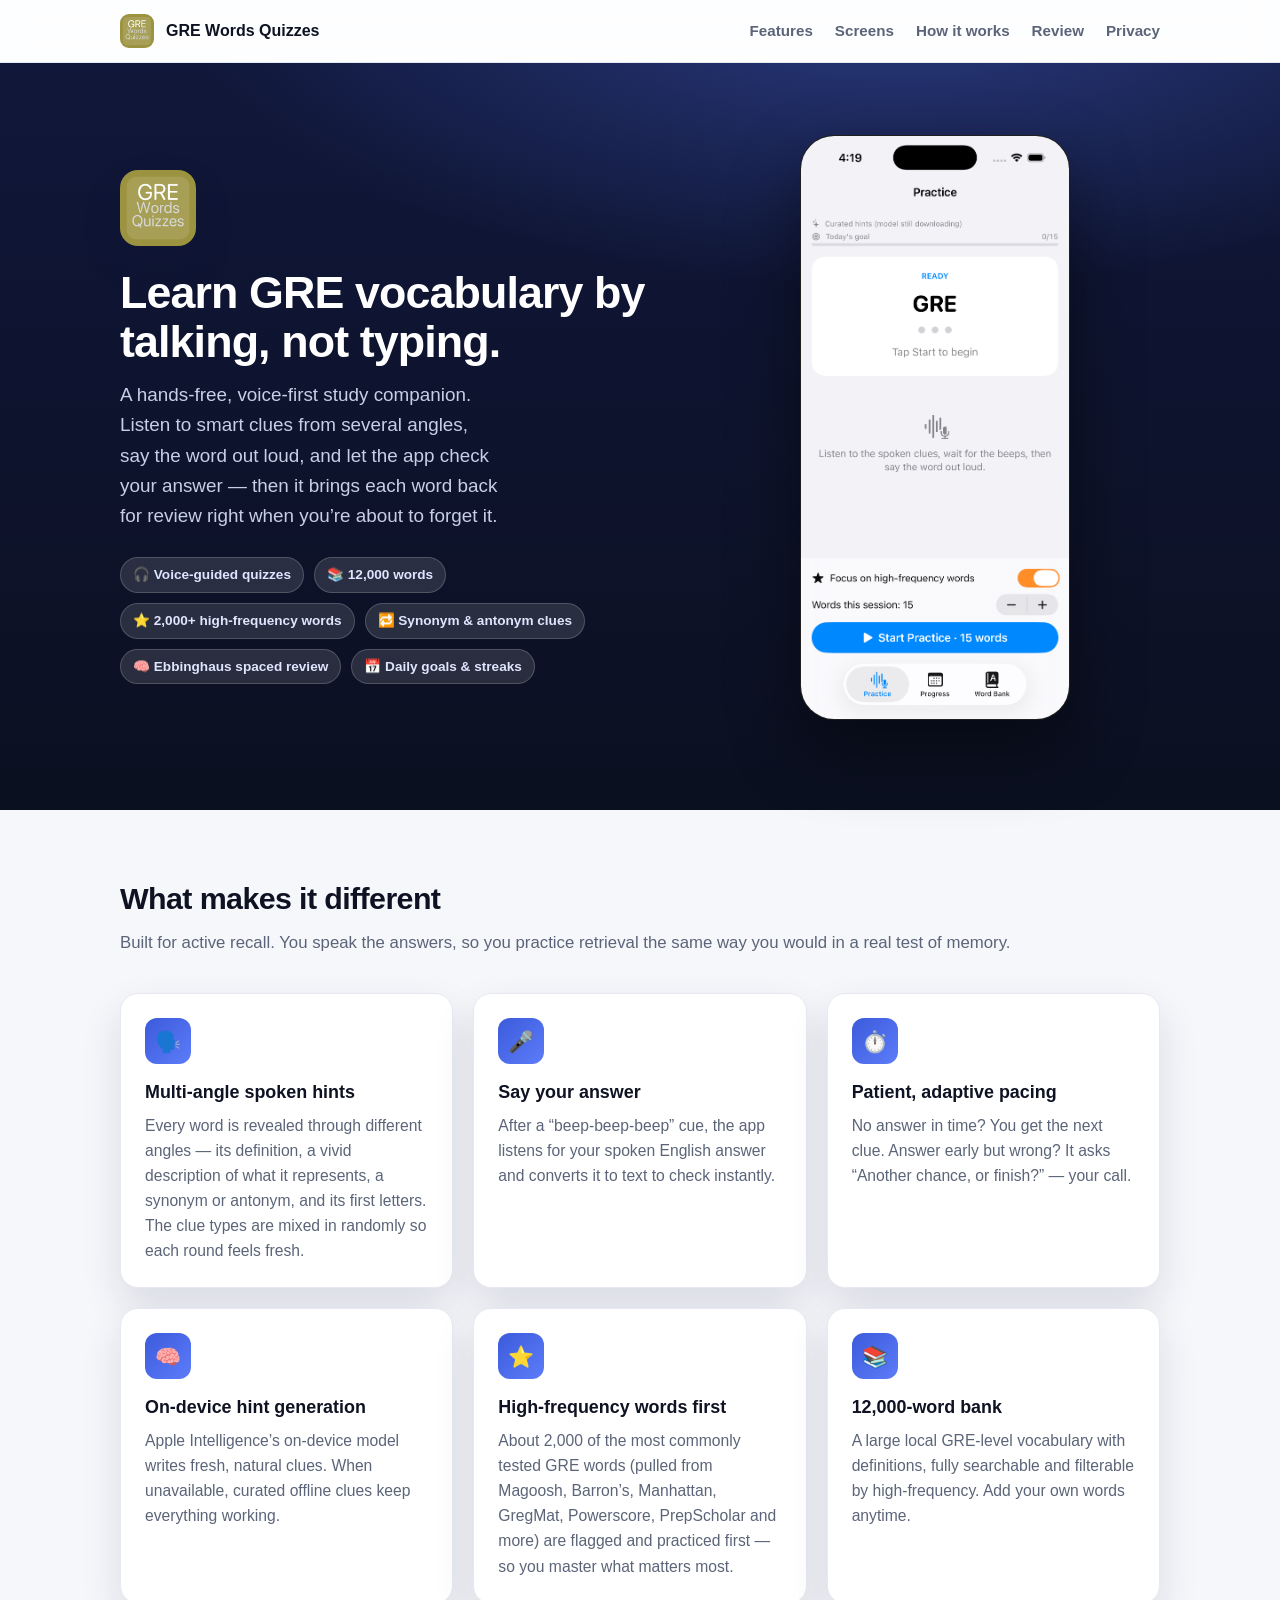
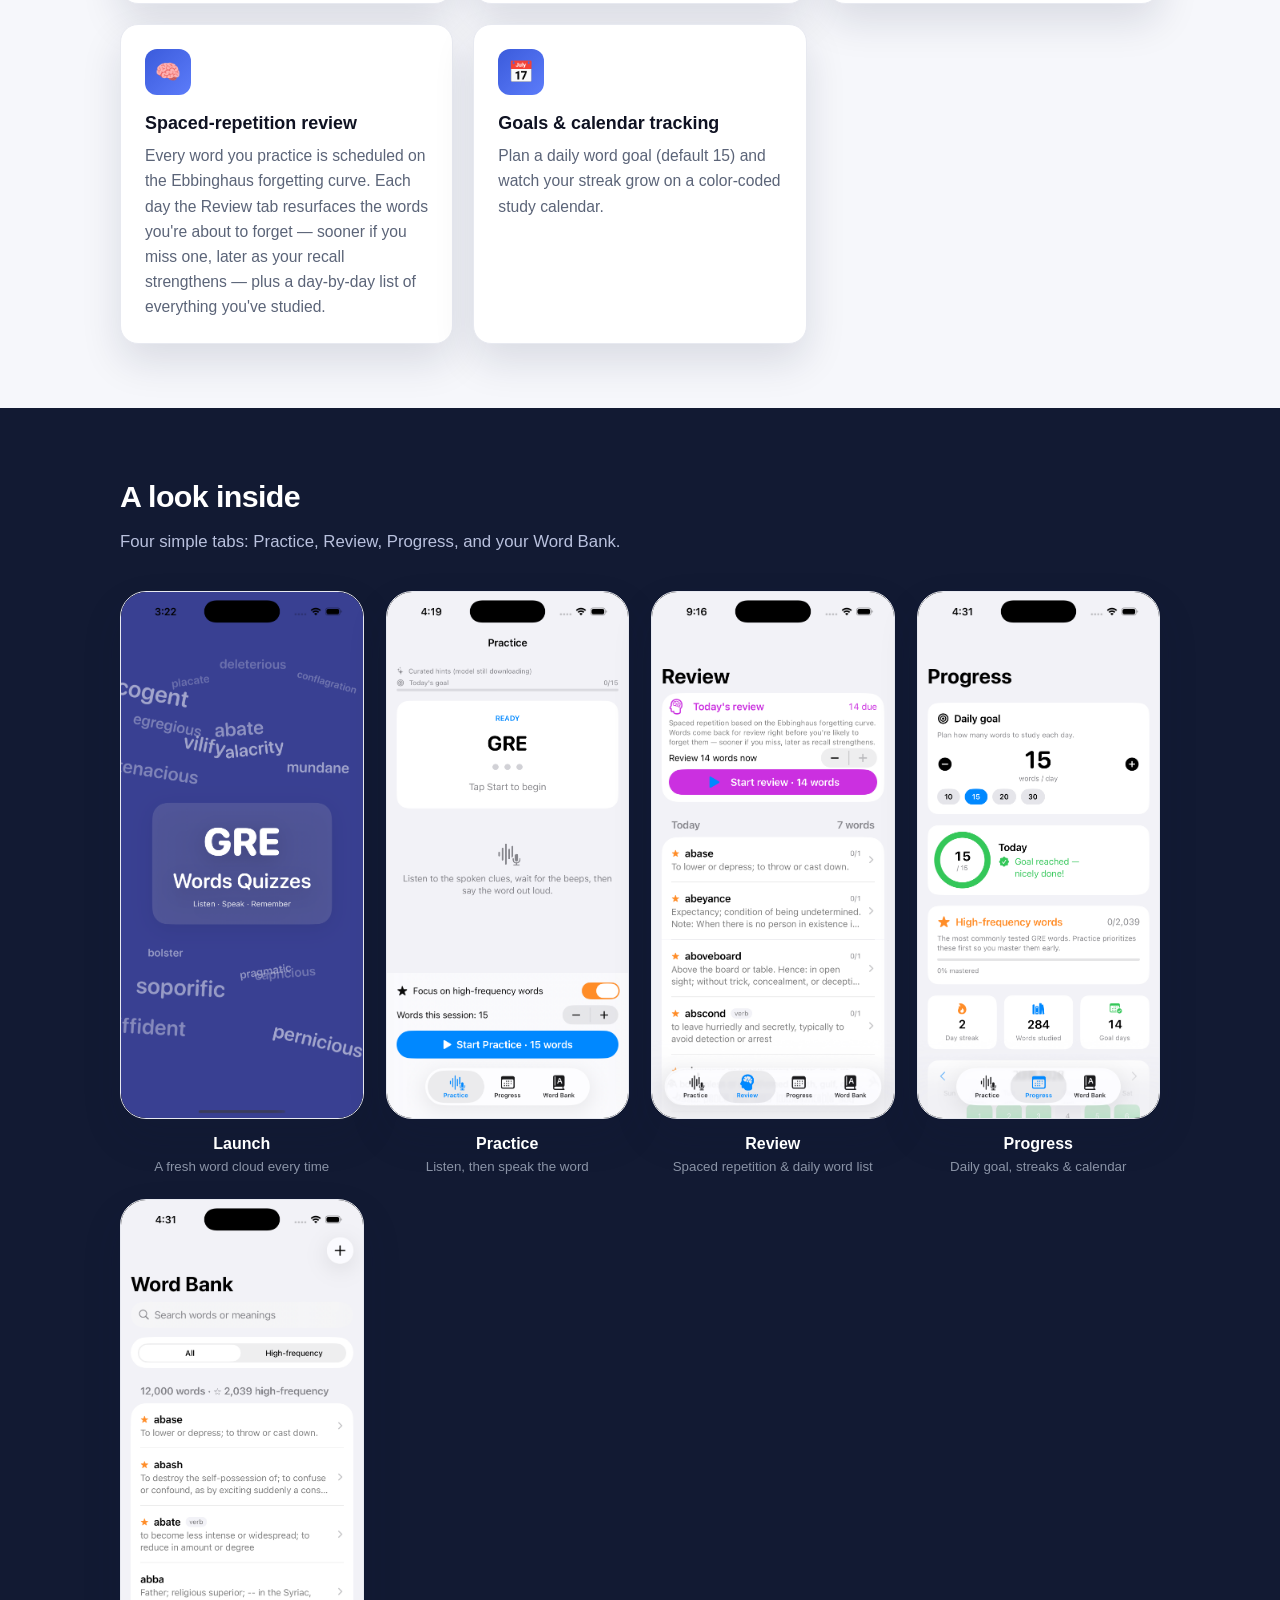
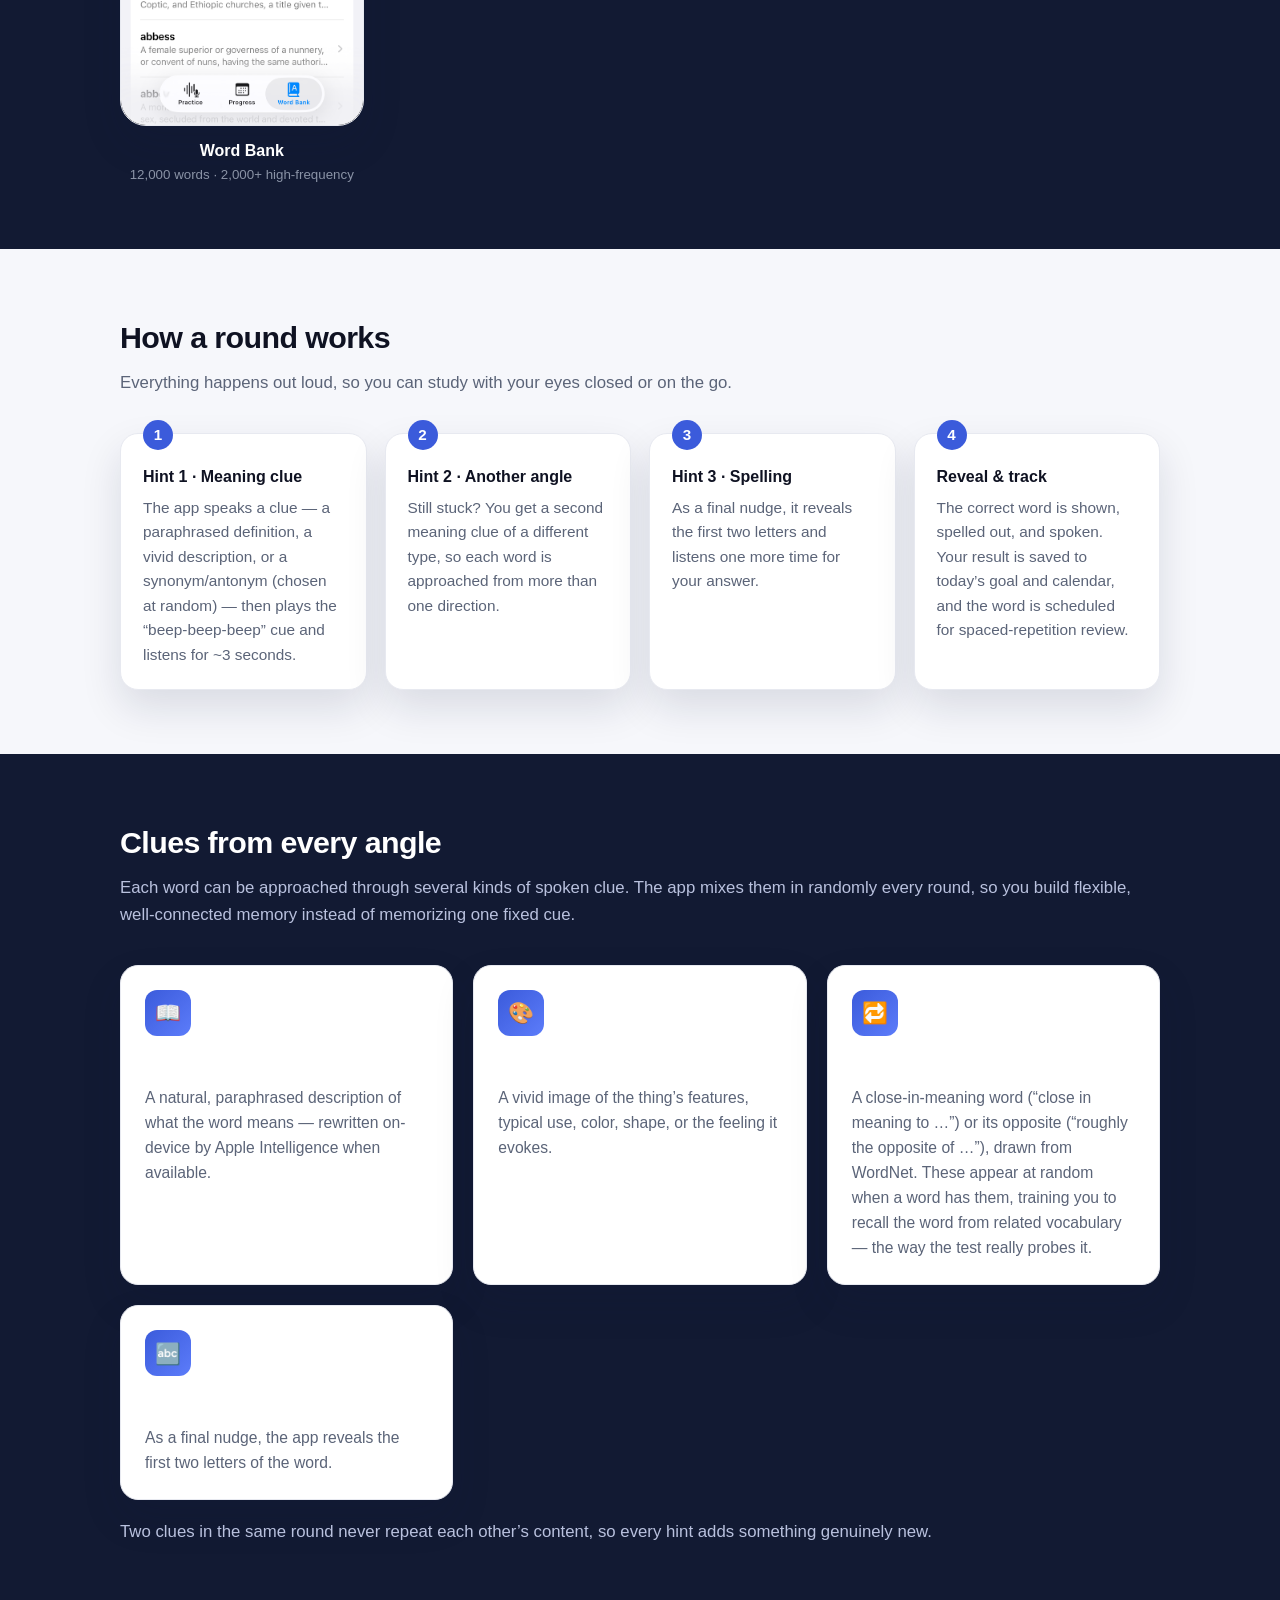
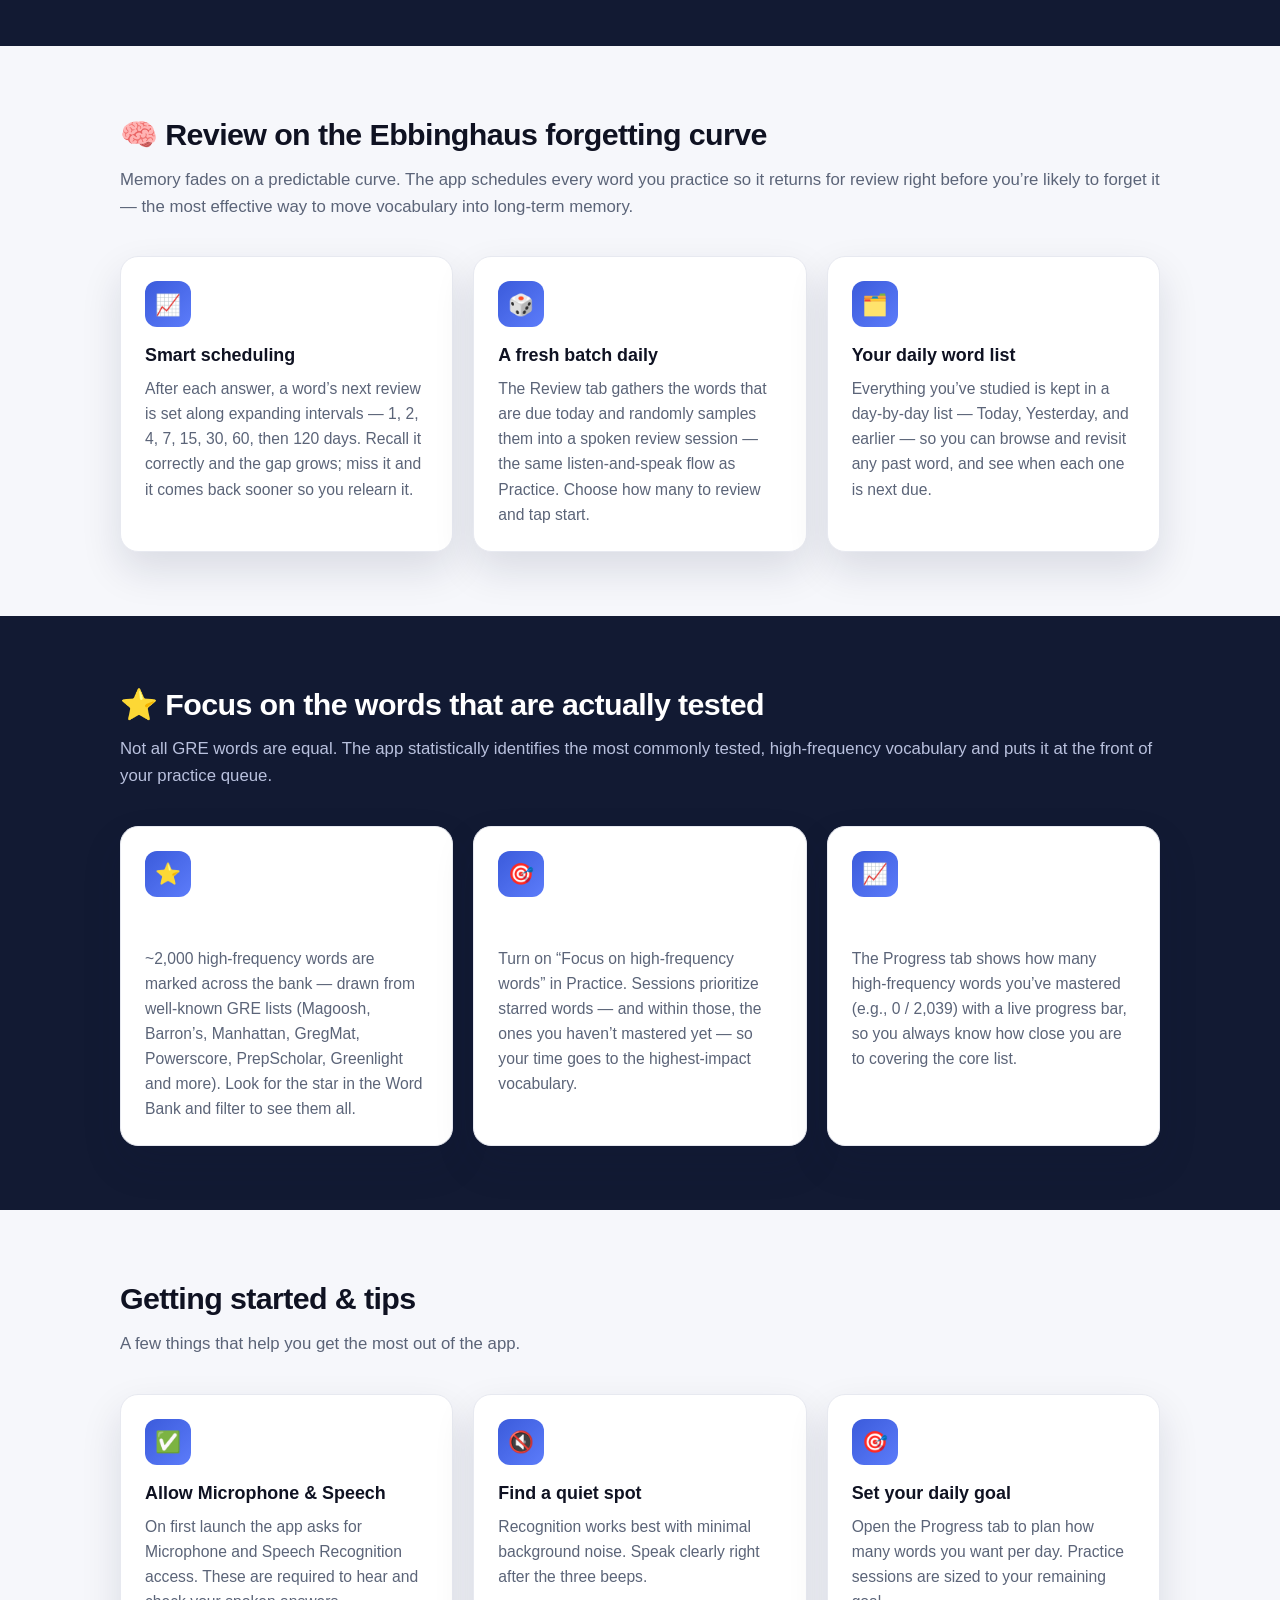
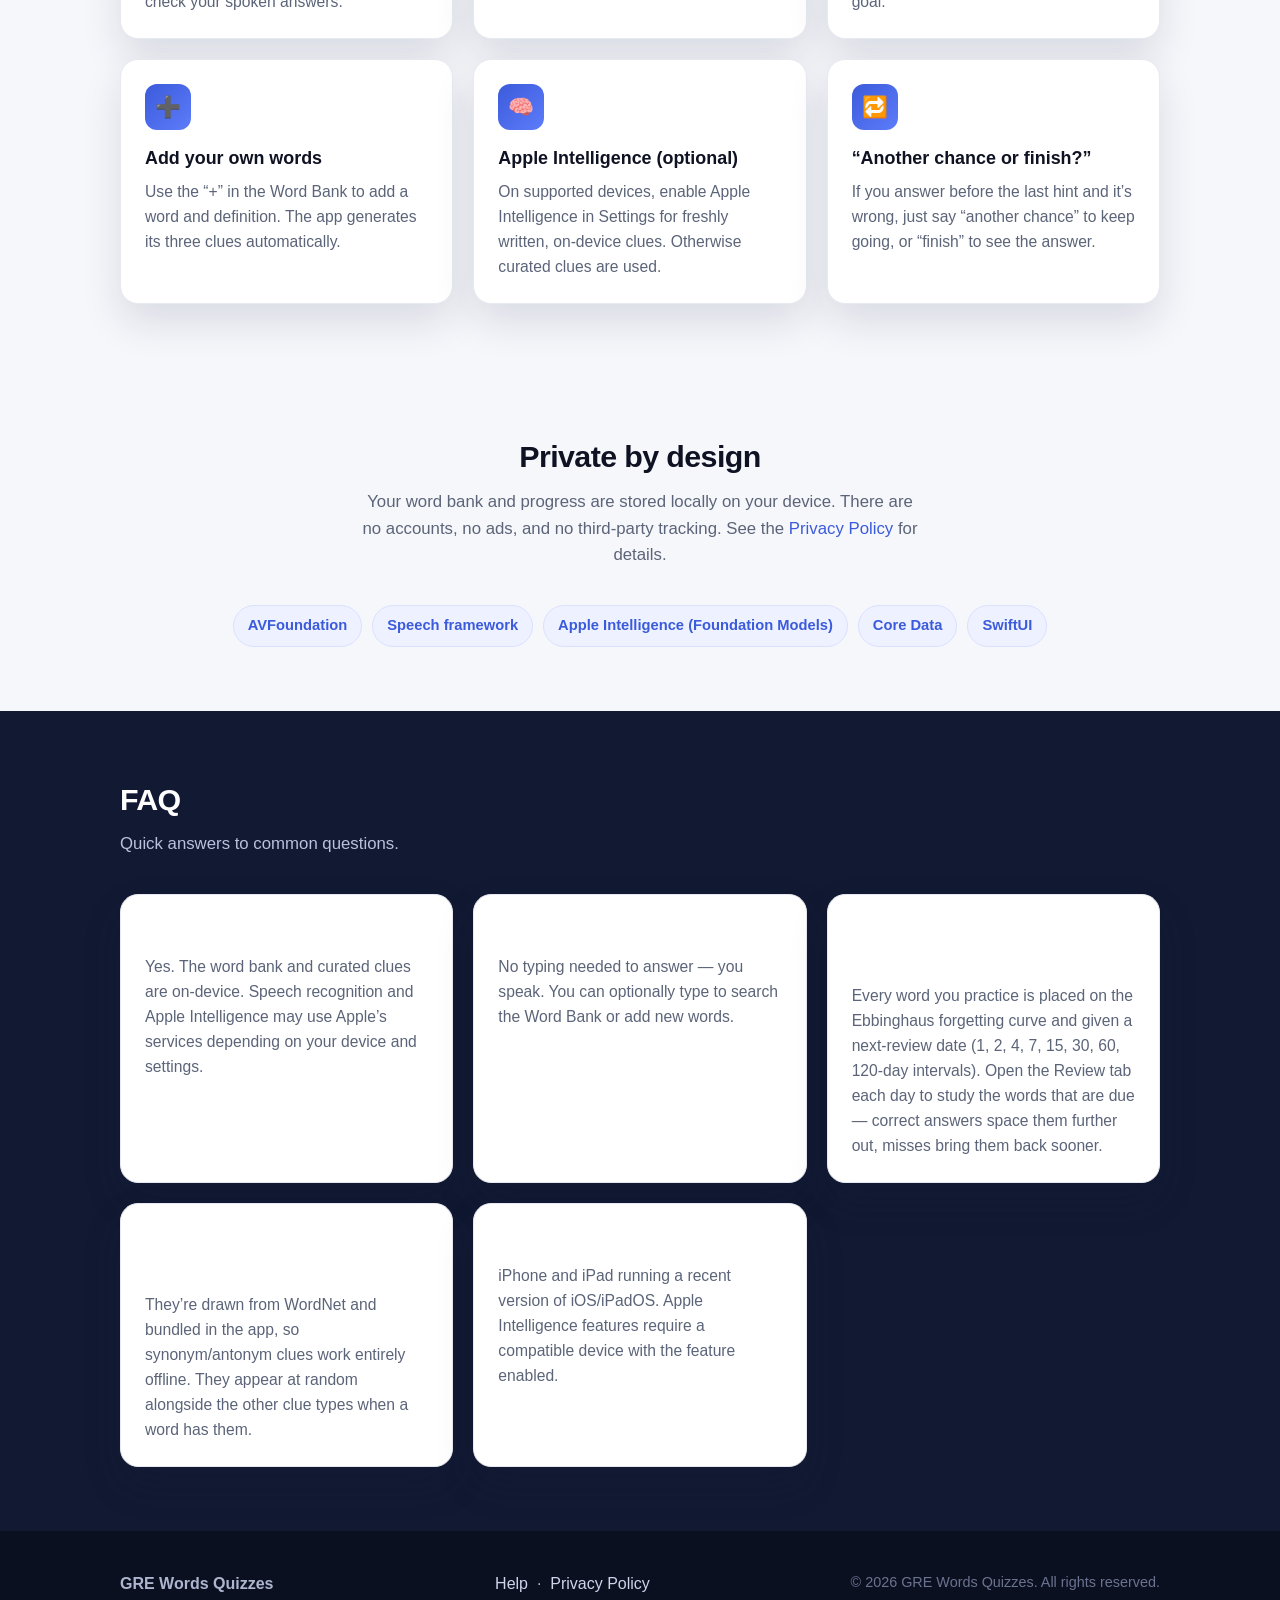
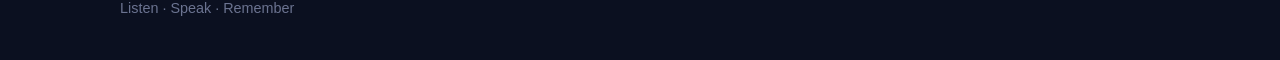
<file: docs/index.html>
<!DOCTYPE html>
<html lang="en">
<head>
  <meta charset="UTF-8" />
  <meta name="viewport" content="width=device-width, initial-scale=1.0" />
  <title>GRE Words Quizzes — Help &amp; Features</title>
  <meta name="description" content="GRE Words Quizzes is a hands-free, voice-driven iOS app that helps you memorize 12,000 GRE words through spoken clues (definition, synonym/antonym, characteristics, spelling), speech recognition, spaced-repetition review on the Ebbinghaus forgetting curve, daily goals, and calendar tracking." />
  <link rel="icon" href="assets/icon.png" />
  <link rel="stylesheet" href="styles.css" />
</head>
<body>
  <!-- Navigation -->
  <nav class="nav">
    <div class="container nav-inner">
      <a class="brand" href="index.html">
        <img src="assets/icon.png" alt="GRE Words Quizzes icon" />
        <span>GRE Words Quizzes</span>
      </a>
      <div class="nav-links">
        <a href="#features">Features</a>
        <a href="#screens">Screens</a>
        <a href="#how">How it works</a>
        <a href="#review">Review</a>
        <a href="privacy.html">Privacy</a>
      </div>
    </div>
  </nav>

  <!-- Hero -->
  <header class="hero">
    <div class="container hero-grid">
      <div>
        <img class="icon-badge" src="assets/icon.png" alt="App icon" />
        <h1>Learn GRE vocabulary by talking, not typing.</h1>
        <p class="lead">A hands-free, voice-first study companion. Listen to smart clues from several angles, say the word out loud, and let the app check your answer — then it brings each word back for review right when you’re about to forget it.</p>
        <div class="badges">
          <span class="pill">🎧 Voice-guided quizzes</span>
          <span class="pill">📚 12,000 words</span>
          <span class="pill">⭐ 2,000+ high-frequency words</span>
          <span class="pill">🔁 Synonym &amp; antonym clues</span>
          <span class="pill">🧠 Ebbinghaus spaced review</span>
          <span class="pill">📅 Daily goals &amp; streaks</span>
        </div>
      </div>
      <div class="hero-shot">
        <span class="phone"><img src="assets/practice.png" alt="Practice screen" /></span>
      </div>
    </div>
  </header>

  <!-- Features -->
  <section id="features">
    <div class="container">
      <h2 class="section-title">What makes it different</h2>
      <p class="section-sub">Built for active recall. You speak the answers, so you practice retrieval the same way you would in a real test of memory.</p>
      <div class="features">
        <div class="feature">
          <div class="ico">🗣️</div>
          <h3>Multi-angle spoken hints</h3>
          <p>Every word is revealed through different angles — its definition, a vivid description of what it represents, a synonym or antonym, and its first letters. The clue types are mixed in randomly so each round feels fresh.</p>
        </div>
        <div class="feature">
          <div class="ico">🎤</div>
          <h3>Say your answer</h3>
          <p>After a “beep-beep-beep” cue, the app listens for your spoken English answer and converts it to text to check instantly.</p>
        </div>
        <div class="feature">
          <div class="ico">⏱️</div>
          <h3>Patient, adaptive pacing</h3>
          <p>No answer in time? You get the next clue. Answer early but wrong? It asks “Another chance, or finish?” — your call.</p>
        </div>
        <div class="feature">
          <div class="ico">🧠</div>
          <h3>On-device hint generation</h3>
          <p>Apple Intelligence’s on-device model writes fresh, natural clues. When unavailable, curated offline clues keep everything working.</p>
        </div>
        <div class="feature">
          <div class="ico">⭐</div>
          <h3>High-frequency words first</h3>
          <p>About 2,000 of the most commonly tested GRE words (pulled from Magoosh, Barron’s, Manhattan, GregMat, Powerscore, PrepScholar and more) are flagged and practiced first — so you master what matters most.</p>
        </div>
        <div class="feature">
          <div class="ico">📚</div>
          <h3>12,000-word bank</h3>
          <p>A large local GRE-level vocabulary with definitions, fully searchable and filterable by high-frequency. Add your own words anytime.</p>
        </div>
        <div class="feature">
          <div class="ico">🧠</div>
          <h3>Spaced-repetition review</h3>
          <p>Every word you practice is scheduled on the Ebbinghaus forgetting curve. Each day the Review tab resurfaces the words you're about to forget — sooner if you miss one, later as your recall strengthens — plus a day-by-day list of everything you've studied.</p>
        </div>
        <div class="feature">
          <div class="ico">📅</div>
          <h3>Goals &amp; calendar tracking</h3>
          <p>Plan a daily word goal (default 15) and watch your streak grow on a color-coded study calendar.</p>
        </div>
      </div>
    </div>
  </section>

  <!-- Screenshots -->
  <section id="screens" class="band">
    <div class="container">
      <h2 class="section-title">A look inside</h2>
      <p class="section-sub">Four simple tabs: Practice, Review, Progress, and your Word Bank.</p>
      <div class="gallery">
        <div class="shot">
          <div class="frame"><img src="assets/splash.png" alt="Launch screen with scattered GRE words" /></div>
          <div class="cap">Launch<small>A fresh word cloud every time</small></div>
        </div>
        <div class="shot">
          <div class="frame"><img src="assets/practice.png" alt="Practice screen" /></div>
          <div class="cap">Practice<small>Listen, then speak the word</small></div>
        </div>
        <div class="shot">
          <div class="frame"><img src="assets/review.png" alt="Review screen with spaced repetition" /></div>
          <div class="cap">Review<small>Spaced repetition &amp; daily word list</small></div>
        </div>
        <div class="shot">
          <div class="frame"><img src="assets/progress.png" alt="Progress and calendar screen" /></div>
          <div class="cap">Progress<small>Daily goal, streaks &amp; calendar</small></div>
        </div>
        <div class="shot">
          <div class="frame"><img src="assets/wordbank.png" alt="Word bank screen" /></div>
          <div class="cap">Word Bank<small>12,000 words · 2,000+ high-frequency</small></div>
        </div>
      </div>
    </div>
  </section>

  <!-- How it works -->
  <section id="how">
    <div class="container">
      <h2 class="section-title">How a round works</h2>
      <p class="section-sub">Everything happens out loud, so you can study with your eyes closed or on the go.</p>
      <div class="steps">
        <div class="step">
          <h4>Hint 1 · Meaning clue</h4>
          <p>The app speaks a clue — a paraphrased definition, a vivid description, or a synonym/antonym (chosen at random) — then plays the “beep-beep-beep” cue and listens for ~3 seconds.</p>
        </div>
        <div class="step">
          <h4>Hint 2 · Another angle</h4>
          <p>Still stuck? You get a second meaning clue of a different type, so each word is approached from more than one direction.</p>
        </div>
        <div class="step">
          <h4>Hint 3 · Spelling</h4>
          <p>As a final nudge, it reveals the first two letters and listens one more time for your answer.</p>
        </div>
        <div class="step">
          <h4>Reveal &amp; track</h4>
          <p>The correct word is shown, spelled out, and spoken. Your result is saved to today’s goal and calendar, and the word is scheduled for spaced-repetition review.</p>
        </div>
      </div>
    </div>
  </section>

  <!-- Clues from every angle -->
  <section id="clues" class="band">
    <div class="container">
      <h2 class="section-title">Clues from every angle</h2>
      <p class="section-sub">Each word can be approached through several kinds of spoken clue. The app mixes them in randomly every round, so you build flexible, well-connected memory instead of memorizing one fixed cue.</p>
      <div class="features">
        <div class="feature">
          <div class="ico">📖</div>
          <h3>Definition</h3>
          <p>A natural, paraphrased description of what the word means — rewritten on-device by Apple Intelligence when available.</p>
        </div>
        <div class="feature">
          <div class="ico">🎨</div>
          <h3>Characteristics</h3>
          <p>A vivid image of the thing’s features, typical use, color, shape, or the feeling it evokes.</p>
        </div>
        <div class="feature">
          <div class="ico">🔁</div>
          <h3>Synonym &amp; antonym</h3>
          <p>A close-in-meaning word (“close in meaning to …”) or its opposite (“roughly the opposite of …”), drawn from WordNet. These appear at random when a word has them, training you to recall the word from related vocabulary — the way the test really probes it.</p>
        </div>
        <div class="feature">
          <div class="ico">🔤</div>
          <h3>Spelling</h3>
          <p>As a final nudge, the app reveals the first two letters of the word.</p>
        </div>
      </div>
      <p class="section-sub" style="margin-top:1.2rem">Two clues in the same round never repeat each other’s content, so every hint adds something genuinely new.</p>
    </div>
  </section>

  <!-- Spaced-repetition review -->
  <section id="review">
    <div class="container">
      <h2 class="section-title">🧠 Review on the Ebbinghaus forgetting curve</h2>
      <p class="section-sub">Memory fades on a predictable curve. The app schedules every word you practice so it returns for review right before you’re likely to forget it — the most effective way to move vocabulary into long-term memory.</p>
      <div class="features">
        <div class="feature">
          <div class="ico">📈</div>
          <h3>Smart scheduling</h3>
          <p>After each answer, a word’s next review is set along expanding intervals — 1, 2, 4, 7, 15, 30, 60, then 120 days. Recall it correctly and the gap grows; miss it and it comes back sooner so you relearn it.</p>
        </div>
        <div class="feature">
          <div class="ico">🎲</div>
          <h3>A fresh batch daily</h3>
          <p>The Review tab gathers the words that are due today and randomly samples them into a spoken review session — the same listen-and-speak flow as Practice. Choose how many to review and tap start.</p>
        </div>
        <div class="feature">
          <div class="ico">🗂️</div>
          <h3>Your daily word list</h3>
          <p>Everything you’ve studied is kept in a day-by-day list — Today, Yesterday, and earlier — so you can browse and revisit any past word, and see when each one is next due.</p>
        </div>
      </div>
    </div>
  </section>

  <!-- High-frequency focus -->
  <section id="highfreq" class="band">
    <div class="container">
      <h2 class="section-title">⭐ Focus on the words that are actually tested</h2>
      <p class="section-sub">Not all GRE words are equal. The app statistically identifies the most commonly tested, high-frequency vocabulary and puts it at the front of your practice queue.</p>
      <div class="features">
        <div class="feature">
          <div class="ico">⭐</div>
          <h3>Flagged automatically</h3>
          <p>~2,000 high-frequency words are marked across the bank — drawn from well-known GRE lists (Magoosh, Barron’s, Manhattan, GregMat, Powerscore, PrepScholar, Greenlight and more). Look for the star in the Word Bank and filter to see them all.</p>
        </div>
        <div class="feature">
          <div class="ico">🎯</div>
          <h3>Practiced first</h3>
          <p>Turn on “Focus on high-frequency words” in Practice. Sessions prioritize starred words — and within those, the ones you haven’t mastered yet — so your time goes to the highest-impact vocabulary.</p>
        </div>
        <div class="feature">
          <div class="ico">📈</div>
          <h3>Track your mastery</h3>
          <p>The Progress tab shows how many high-frequency words you’ve mastered (e.g., 0 / 2,039) with a live progress bar, so you always know how close you are to covering the core list.</p>
        </div>
      </div>
    </div>
  </section>

  <!-- Getting started / Help -->
  <section>
    <div class="container">
      <h2 class="section-title">Getting started &amp; tips</h2>
      <p class="section-sub">A few things that help you get the most out of the app.</p>
      <div class="features">
        <div class="feature">
          <div class="ico">✅</div>
          <h3>Allow Microphone &amp; Speech</h3>
          <p>On first launch the app asks for Microphone and Speech Recognition access. These are required to hear and check your spoken answers.</p>
        </div>
        <div class="feature">
          <div class="ico">🔇</div>
          <h3>Find a quiet spot</h3>
          <p>Recognition works best with minimal background noise. Speak clearly right after the three beeps.</p>
        </div>
        <div class="feature">
          <div class="ico">🎯</div>
          <h3>Set your daily goal</h3>
          <p>Open the Progress tab to plan how many words you want per day. Practice sessions are sized to your remaining goal.</p>
        </div>
        <div class="feature">
          <div class="ico">➕</div>
          <h3>Add your own words</h3>
          <p>Use the “+” in the Word Bank to add a word and definition. The app generates its three clues automatically.</p>
        </div>
        <div class="feature">
          <div class="ico">🧠</div>
          <h3>Apple Intelligence (optional)</h3>
          <p>On supported devices, enable Apple Intelligence in Settings for freshly written, on-device clues. Otherwise curated clues are used.</p>
        </div>
        <div class="feature">
          <div class="ico">🔁</div>
          <h3>“Another chance or finish?”</h3>
          <p>If you answer before the last hint and it’s wrong, just say “another chance” to keep going, or “finish” to see the answer.</p>
        </div>
      </div>
    </div>
  </section>

  <!-- Tech / trust -->
  <section class="center">
    <div class="container">
      <h2 class="section-title">Private by design</h2>
      <p class="section-sub">Your word bank and progress are stored locally on your device. There are no accounts, no ads, and no third-party tracking. See the <a href="privacy.html">Privacy Policy</a> for details.</p>
      <div class="tech">
        <span>AVFoundation</span>
        <span>Speech framework</span>
        <span>Apple Intelligence (Foundation Models)</span>
        <span>Core Data</span>
        <span>SwiftUI</span>
      </div>
    </div>
  </section>

  <!-- FAQ -->
  <section class="band">
    <div class="container">
      <h2 class="section-title">FAQ</h2>
      <p class="section-sub">Quick answers to common questions.</p>
      <div class="features">
        <div class="feature">
          <h3>Does it work offline?</h3>
          <p>Yes. The word bank and curated clues are on-device. Speech recognition and Apple Intelligence may use Apple’s services depending on your device and settings.</p>
        </div>
        <div class="feature">
          <h3>Do I need to type?</h3>
          <p>No typing needed to answer — you speak. You can optionally type to search the Word Bank or add new words.</p>
        </div>
        <div class="feature">
          <h3>How does review scheduling work?</h3>
          <p>Every word you practice is placed on the Ebbinghaus forgetting curve and given a next-review date (1, 2, 4, 7, 15, 30, 60, 120-day intervals). Open the Review tab each day to study the words that are due — correct answers space them further out, misses bring them back sooner.</p>
        </div>
        <div class="feature">
          <h3>Where do synonyms and antonyms come from?</h3>
          <p>They’re drawn from WordNet and bundled in the app, so synonym/antonym clues work entirely offline. They appear at random alongside the other clue types when a word has them.</p>
        </div>
        <div class="feature">
          <h3>Which devices are supported?</h3>
          <p>iPhone and iPad running a recent version of iOS/iPadOS. Apple Intelligence features require a compatible device with the feature enabled.</p>
        </div>
      </div>
    </div>
  </section>

  <footer>
    <div class="container">
      <div>
        <strong>GRE Words Quizzes</strong>
        <div class="muted">Listen · Speak · Remember</div>
      </div>
      <div>
        <a href="index.html">Help</a> &nbsp;·&nbsp;
        <a href="privacy.html">Privacy Policy</a>
      </div>
      <div class="muted">© 2026 GRE Words Quizzes. All rights reserved.</div>
    </div>
  </footer>
</body>
</html>
</file>
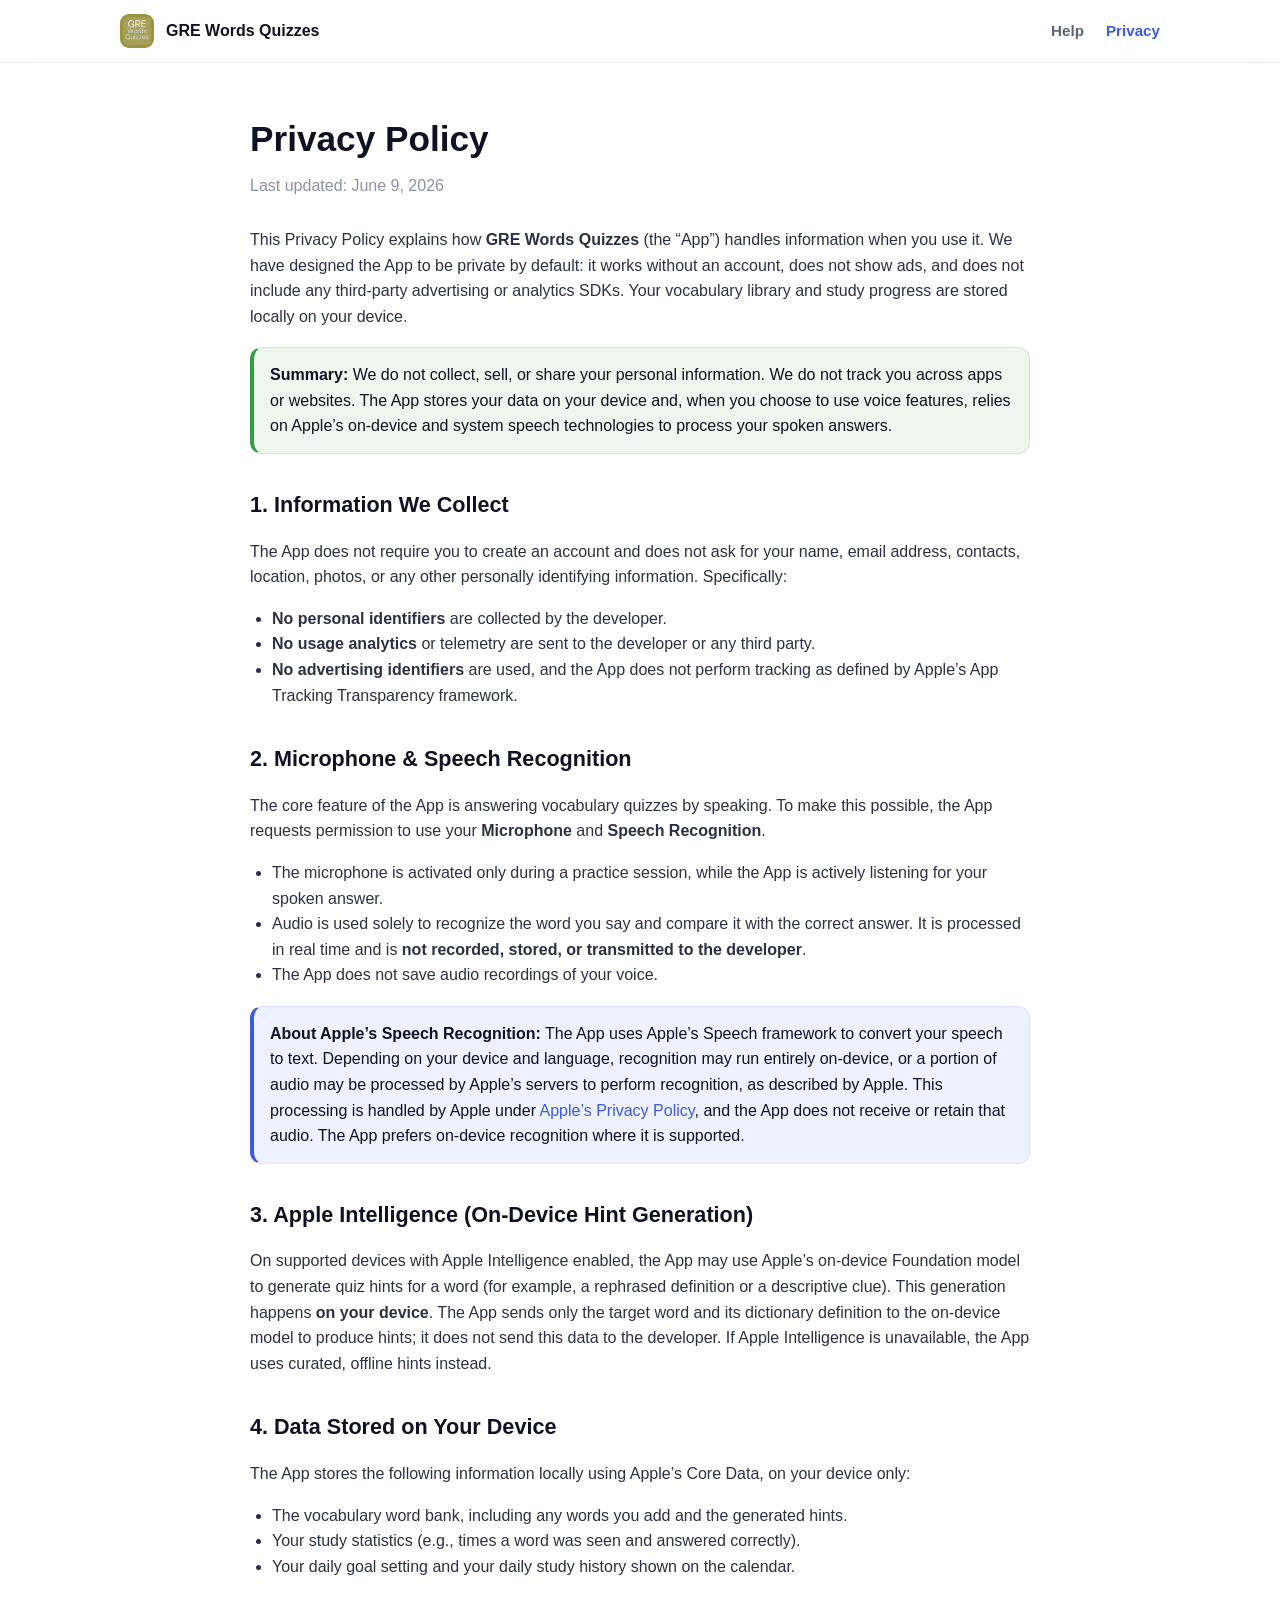
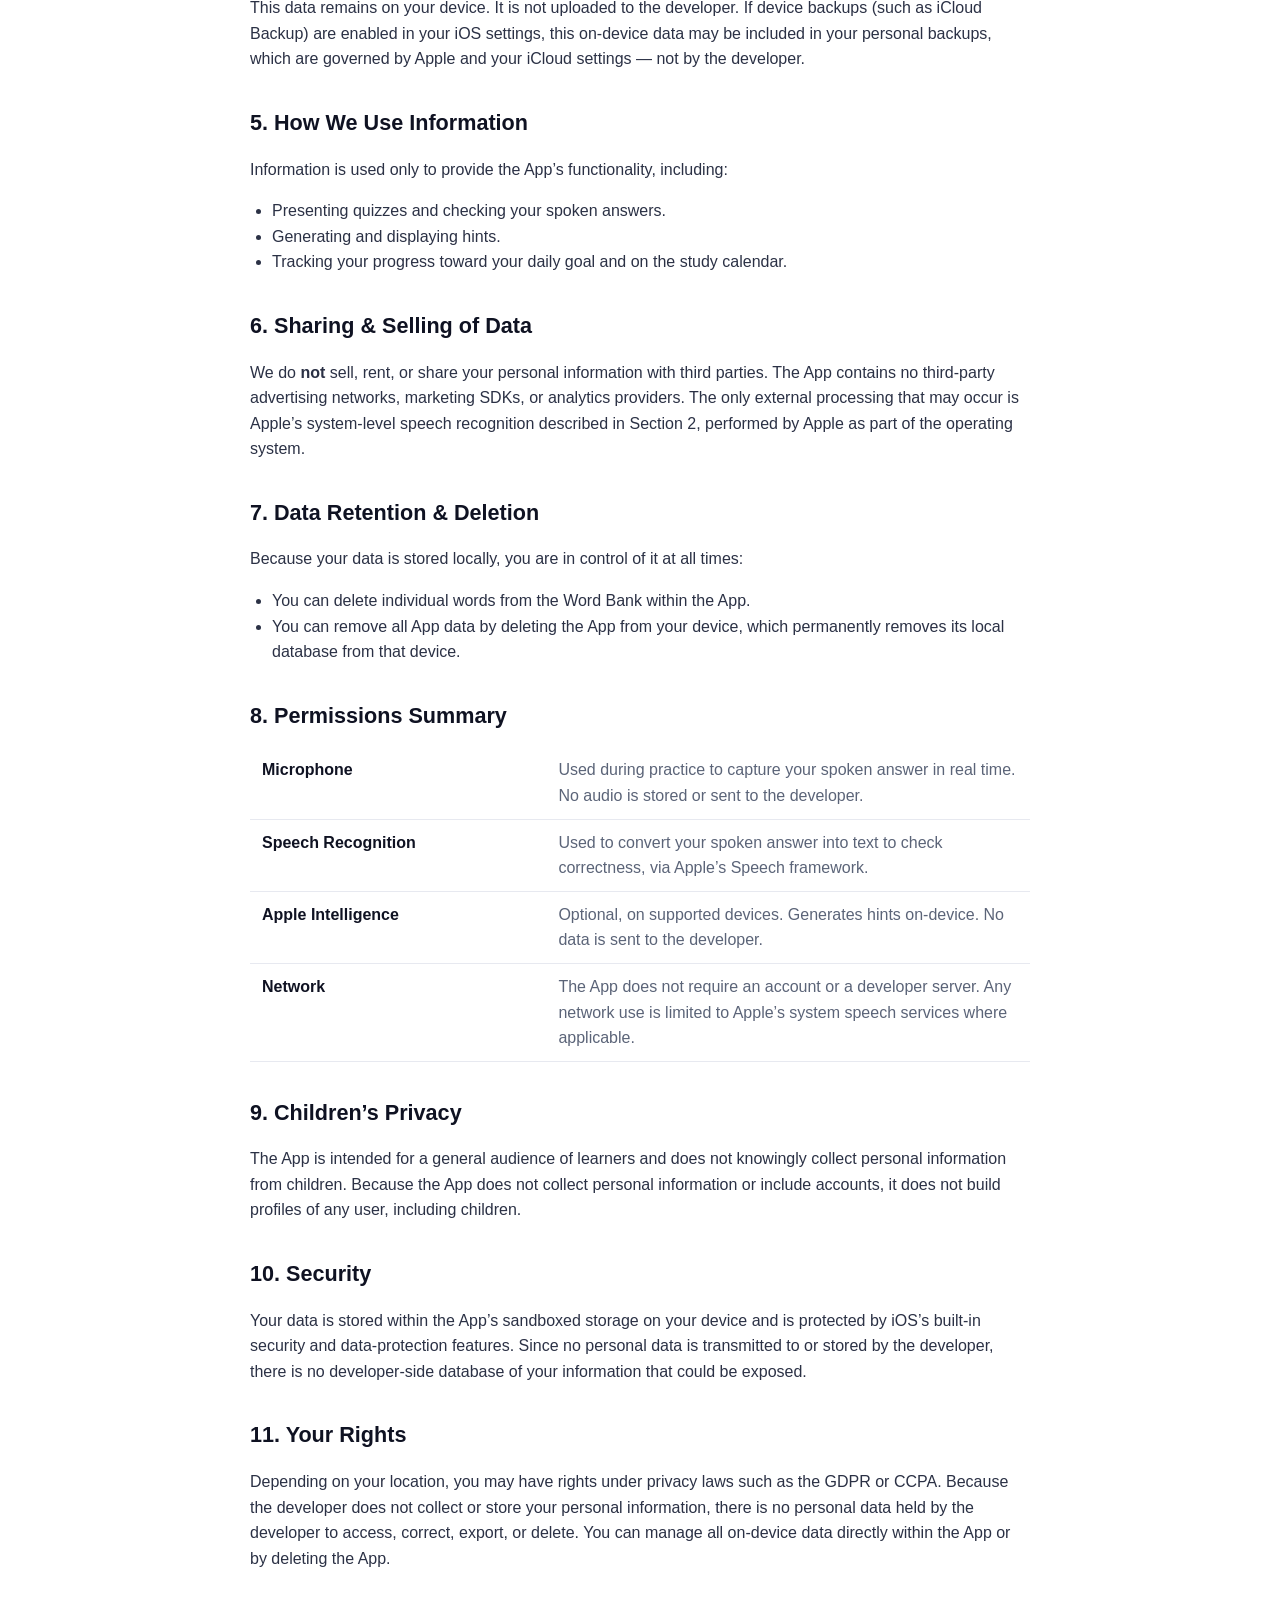
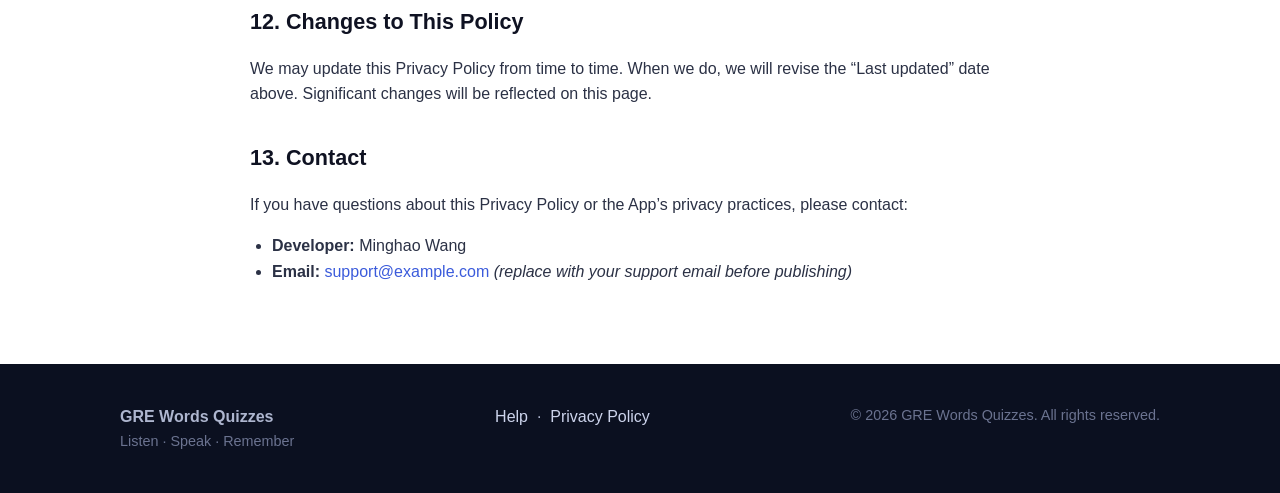
<file: docs/privacy.html>
<!DOCTYPE html>
<html lang="en">
<head>
  <meta charset="UTF-8" />
  <meta name="viewport" content="width=device-width, initial-scale=1.0" />
  <title>Privacy Policy — GRE Words Quizzes</title>
  <meta name="description" content="Privacy Policy for the GRE Words Quizzes iOS app. Learn how the app protects your privacy, handles microphone and speech data, and stores everything locally on your device." />
  <link rel="icon" href="assets/icon.png" />
  <link rel="stylesheet" href="styles.css" />
</head>
<body>
  <!-- Navigation -->
  <nav class="nav">
    <div class="container nav-inner">
      <a class="brand" href="index.html">
        <img src="assets/icon.png" alt="GRE Words Quizzes icon" />
        <span>GRE Words Quizzes</span>
      </a>
      <div class="nav-links">
        <a href="index.html">Help</a>
        <a href="privacy.html" class="active">Privacy</a>
      </div>
    </div>
  </nav>

  <main class="doc">
    <div class="container">
      <h1>Privacy Policy</h1>
      <p class="updated">Last updated: June 9, 2026</p>

      <p>
        This Privacy Policy explains how <strong>GRE Words Quizzes</strong> (the “App”) handles
        information when you use it. We have designed the App to be private by default:
        it works without an account, does not show ads, and does not include any
        third-party advertising or analytics SDKs. Your vocabulary library and study
        progress are stored locally on your device.
      </p>

      <div class="callout">
        <strong>Summary:</strong> We do not collect, sell, or share your personal
        information. We do not track you across apps or websites. The App stores your
        data on your device and, when you choose to use voice features, relies on
        Apple’s on-device and system speech technologies to process your spoken answers.
      </div>

      <h2>1. Information We Collect</h2>
      <p>
        The App does not require you to create an account and does not ask for your
        name, email address, contacts, location, photos, or any other personally
        identifying information. Specifically:
      </p>
      <ul>
        <li><strong>No personal identifiers</strong> are collected by the developer.</li>
        <li><strong>No usage analytics</strong> or telemetry are sent to the developer or any third party.</li>
        <li><strong>No advertising identifiers</strong> are used, and the App does not perform tracking as defined by Apple’s App Tracking Transparency framework.</li>
      </ul>

      <h2>2. Microphone &amp; Speech Recognition</h2>
      <p>
        The core feature of the App is answering vocabulary quizzes by speaking. To make
        this possible, the App requests permission to use your <strong>Microphone</strong>
        and <strong>Speech Recognition</strong>.
      </p>
      <ul>
        <li>The microphone is activated only during a practice session, while the App is
            actively listening for your spoken answer.</li>
        <li>Audio is used solely to recognize the word you say and compare it with the
            correct answer. It is processed in real time and is <strong>not recorded,
            stored, or transmitted to the developer</strong>.</li>
        <li>The App does not save audio recordings of your voice.</li>
      </ul>
      <div class="callout info">
        <strong>About Apple’s Speech Recognition:</strong> The App uses Apple’s Speech
        framework to convert your speech to text. Depending on your device and language,
        recognition may run entirely on-device, or a portion of audio may be processed by
        Apple’s servers to perform recognition, as described by Apple. This processing is
        handled by Apple under
        <a href="https://www.apple.com/legal/privacy/" target="_blank" rel="noopener">Apple’s Privacy Policy</a>,
        and the App does not receive or retain that audio. The App prefers on-device
        recognition where it is supported.
      </div>

      <h2>3. Apple Intelligence (On-Device Hint Generation)</h2>
      <p>
        On supported devices with Apple Intelligence enabled, the App may use Apple’s
        on-device Foundation model to generate quiz hints for a word (for example, a
        rephrased definition or a descriptive clue). This generation happens
        <strong>on your device</strong>. The App sends only the target word and its
        dictionary definition to the on-device model to produce hints; it does not send
        this data to the developer. If Apple Intelligence is unavailable, the App uses
        curated, offline hints instead.
      </p>

      <h2>4. Data Stored on Your Device</h2>
      <p>The App stores the following information locally using Apple’s Core Data, on your device only:</p>
      <ul>
        <li>The vocabulary word bank, including any words you add and the generated hints.</li>
        <li>Your study statistics (e.g., times a word was seen and answered correctly).</li>
        <li>Your daily goal setting and your daily study history shown on the calendar.</li>
      </ul>
      <p>
        This data remains on your device. It is not uploaded to the developer. If device
        backups (such as iCloud Backup) are enabled in your iOS settings, this on-device
        data may be included in your personal backups, which are governed by Apple and
        your iCloud settings — not by the developer.
      </p>

      <h2>5. How We Use Information</h2>
      <p>Information is used only to provide the App’s functionality, including:</p>
      <ul>
        <li>Presenting quizzes and checking your spoken answers.</li>
        <li>Generating and displaying hints.</li>
        <li>Tracking your progress toward your daily goal and on the study calendar.</li>
      </ul>

      <h2>6. Sharing &amp; Selling of Data</h2>
      <p>
        We do <strong>not</strong> sell, rent, or share your personal information with
        third parties. The App contains no third-party advertising networks, marketing
        SDKs, or analytics providers. The only external processing that may occur is
        Apple’s system-level speech recognition described in Section 2, performed by
        Apple as part of the operating system.
      </p>

      <h2>7. Data Retention &amp; Deletion</h2>
      <p>
        Because your data is stored locally, you are in control of it at all times:
      </p>
      <ul>
        <li>You can delete individual words from the Word Bank within the App.</li>
        <li>You can remove all App data by deleting the App from your device, which
            permanently removes its local database from that device.</li>
      </ul>

      <h2>8. Permissions Summary</h2>
      <table class="kv">
        <tr><th>Microphone</th><td>Used during practice to capture your spoken answer in real time. No audio is stored or sent to the developer.</td></tr>
        <tr><th>Speech Recognition</th><td>Used to convert your spoken answer into text to check correctness, via Apple’s Speech framework.</td></tr>
        <tr><th>Apple Intelligence</th><td>Optional, on supported devices. Generates hints on-device. No data is sent to the developer.</td></tr>
        <tr><th>Network</th><td>The App does not require an account or a developer server. Any network use is limited to Apple’s system speech services where applicable.</td></tr>
      </table>

      <h2>9. Children’s Privacy</h2>
      <p>
        The App is intended for a general audience of learners and does not knowingly
        collect personal information from children. Because the App does not collect
        personal information or include accounts, it does not build profiles of any user,
        including children.
      </p>

      <h2>10. Security</h2>
      <p>
        Your data is stored within the App’s sandboxed storage on your device and is
        protected by iOS’s built-in security and data-protection features. Since no
        personal data is transmitted to or stored by the developer, there is no
        developer-side database of your information that could be exposed.
      </p>

      <h2>11. Your Rights</h2>
      <p>
        Depending on your location, you may have rights under privacy laws such as the
        GDPR or CCPA. Because the developer does not collect or store your personal
        information, there is no personal data held by the developer to access, correct,
        export, or delete. You can manage all on-device data directly within the App or
        by deleting the App.
      </p>

      <h2>12. Changes to This Policy</h2>
      <p>
        We may update this Privacy Policy from time to time. When we do, we will revise
        the “Last updated” date above. Significant changes will be reflected on this page.
      </p>

      <h2>13. Contact</h2>
      <p>
        If you have questions about this Privacy Policy or the App’s privacy practices,
        please contact:
      </p>
      <ul>
        <li><strong>Developer:</strong> Minghao Wang</li>
        <li><strong>Email:</strong> <a href="mailto:support@example.com">support@example.com</a>
            <em>(replace with your support email before publishing)</em></li>
      </ul>
    </div>
  </main>

  <footer>
    <div class="container">
      <div>
        <strong>GRE Words Quizzes</strong>
        <div class="muted">Listen · Speak · Remember</div>
      </div>
      <div>
        <a href="index.html">Help</a> &nbsp;·&nbsp;
        <a href="privacy.html">Privacy Policy</a>
      </div>
      <div class="muted">© 2026 GRE Words Quizzes. All rights reserved.</div>
    </div>
  </footer>
</body>
</html>
</file>
<file: docs/styles.css>
:root {
  --bg: #0b1020;
  --bg-soft: #121a33;
  --card: #ffffff;
  --ink: #0f1222;
  --ink-soft: #5b6478;
  --muted: #8a93a6;
  --accent: #3b5bdb;
  --accent-2: #5c7cfa;
  --green: #2f9e44;
  --line: #e7e9f0;
  --radius: 18px;
  --shadow: 0 18px 40px rgba(20, 28, 60, 0.12);
  --maxw: 1080px;
  font-synthesis: none;
}

* { box-sizing: border-box; }

html { scroll-behavior: smooth; }

body {
  margin: 0;
  font-family: -apple-system, BlinkMacSystemFont, "Segoe UI", Roboto, Helvetica, Arial, sans-serif;
  color: var(--ink);
  background: #f6f7fb;
  line-height: 1.6;
  -webkit-font-smoothing: antialiased;
}

a { color: var(--accent); text-decoration: none; }
a:hover { text-decoration: underline; }

.container { max-width: var(--maxw); margin: 0 auto; padding: 0 20px; }

/* Top navigation */
.nav {
  position: sticky; top: 0; z-index: 10;
  backdrop-filter: saturate(180%) blur(12px);
  background: rgba(255,255,255,0.82);
  border-bottom: 1px solid var(--line);
}
.nav-inner {
  display: flex; align-items: center; justify-content: space-between;
  height: 62px;
}
.brand { display: flex; align-items: center; gap: 12px; font-weight: 700; color: var(--ink); }
.brand img { width: 34px; height: 34px; border-radius: 9px; }
.nav-links { display: flex; gap: 22px; align-items: center; }
.nav-links a { color: var(--ink-soft); font-weight: 600; font-size: 0.95rem; }
.nav-links a.active { color: var(--accent); }

/* Hero */
.hero {
  background: radial-gradient(1200px 500px at 70% -10%, #2a3b80 0%, transparent 60%),
              linear-gradient(180deg, #10173a 0%, #0b1020 100%);
  color: #fff;
  padding: 72px 0 90px;
}
.hero-grid {
  display: grid; grid-template-columns: 1.1fr 0.9fr; gap: 40px; align-items: center;
}
.hero h1 { font-size: 2.8rem; line-height: 1.1; margin: 14px 0 14px; letter-spacing: -0.02em; }
.hero p.lead { font-size: 1.18rem; color: #c7cee6; margin: 0 0 26px; max-width: 36ch; }
.hero .icon-badge {
  width: 76px; height: 76px; border-radius: 18px; box-shadow: var(--shadow);
}
.pill {
  display: inline-flex; align-items: center; gap: 8px;
  background: rgba(255,255,255,0.12); color: #dfe5ff;
  border: 1px solid rgba(255,255,255,0.18);
  padding: 6px 12px; border-radius: 999px; font-size: 0.85rem; font-weight: 600;
}
.badges { display: flex; flex-wrap: wrap; gap: 10px; margin-top: 6px; }
.hero-shot { justify-self: center; }
.phone {
  width: 270px; border-radius: 34px; overflow: hidden;
  box-shadow: 0 30px 70px rgba(0,0,0,0.45);
  border: 1px solid rgba(255,255,255,0.12);
  background: #000; display: block;
}
.phone img { width: 100%; display: block; }

/* Sections */
section { padding: 64px 0; }
.section-title { font-size: 1.9rem; letter-spacing: -0.02em; margin: 0 0 8px; }
.section-sub { color: var(--ink-soft); margin: 0 0 36px; font-size: 1.05rem; }
.center { text-align: center; }
.center .section-sub { max-width: 60ch; margin-left: auto; margin-right: auto; }

/* Feature cards */
.features { display: grid; grid-template-columns: repeat(3, 1fr); gap: 20px; }
.feature {
  background: var(--card); border: 1px solid var(--line); border-radius: var(--radius);
  padding: 24px; box-shadow: var(--shadow);
}
.feature .ico {
  width: 46px; height: 46px; border-radius: 12px; display: grid; place-items: center;
  background: linear-gradient(135deg, var(--accent), var(--accent-2)); color: #fff;
  font-size: 1.3rem; margin-bottom: 14px;
}
.feature h3 { margin: 0 0 6px; font-size: 1.12rem; }
.feature p { margin: 0; color: var(--ink-soft); font-size: 0.98rem; }

/* Gallery */
.gallery { display: grid; grid-template-columns: repeat(4, 1fr); gap: 22px; }
.shot { text-align: center; }
.shot .frame {
  border-radius: 26px; overflow: hidden; background: #000;
  box-shadow: var(--shadow); border: 1px solid var(--line);
}
.shot .frame img { width: 100%; display: block; }
.shot .cap { margin-top: 12px; font-weight: 600; }
.shot .cap small { display: block; color: var(--muted); font-weight: 500; }

/* Steps */
.steps { display: grid; grid-template-columns: repeat(4, 1fr); gap: 18px; counter-reset: step; }
.step {
  background: var(--card); border: 1px solid var(--line); border-radius: var(--radius);
  padding: 22px; position: relative; box-shadow: var(--shadow);
}
.step::before {
  counter-increment: step; content: counter(step);
  position: absolute; top: -14px; left: 22px;
  width: 30px; height: 30px; border-radius: 50%;
  background: var(--accent); color: #fff; display: grid; place-items: center;
  font-weight: 700; font-size: 0.95rem;
}
.step h4 { margin: 8px 0 6px; }
.step p { margin: 0; color: var(--ink-soft); font-size: 0.96rem; }

/* Tech list */
.tech { display: flex; flex-wrap: wrap; gap: 10px; justify-content: center; }
.tech span {
  background: #eef1ff; color: var(--accent); border: 1px solid #dbe1ff;
  padding: 8px 14px; border-radius: 999px; font-weight: 600; font-size: 0.92rem;
}

/* Soft band */
.band { background: var(--bg-soft); color: #fff; }
.band .section-sub { color: #b9c1de; }

/* Privacy / document pages */
.doc { background: var(--card); }
.doc .container { max-width: 820px; padding-top: 48px; padding-bottom: 64px; }
.doc h1 { font-size: 2.2rem; margin: 0 0 6px; }
.doc .updated { color: var(--muted); margin: 0 0 28px; }
.doc h2 { font-size: 1.35rem; margin: 34px 0 10px; }
.doc h3 { font-size: 1.08rem; margin: 22px 0 6px; }
.doc p, .doc li { color: #2b3145; }
.doc ul { padding-left: 22px; }
.doc .callout {
  background: #eef6ee; border: 1px solid #cfe8d0; border-left: 4px solid var(--green);
  border-radius: 12px; padding: 14px 16px; margin: 18px 0;
}
.doc .callout.info {
  background: #eef1ff; border-color: #dbe1ff; border-left-color: var(--accent);
}
.kv { width: 100%; border-collapse: collapse; margin: 14px 0; }
.kv th, .kv td { text-align: left; padding: 10px 12px; border-bottom: 1px solid var(--line); vertical-align: top; }
.kv th { width: 38%; color: var(--ink); }
.kv td { color: var(--ink-soft); }

/* Footer */
footer {
  background: var(--bg); color: #aeb6cf; padding: 40px 0; margin-top: 0;
}
footer .container { display: flex; justify-content: space-between; flex-wrap: wrap; gap: 16px; }
footer a { color: #cdd4ec; }
footer .muted { color: #6b7390; font-size: 0.9rem; }

@media (max-width: 900px) {
  .hero-grid { grid-template-columns: 1fr; text-align: center; }
  .hero p.lead { margin-left: auto; margin-right: auto; }
  .badges { justify-content: center; }
  .features, .gallery, .steps { grid-template-columns: 1fr 1fr; }
}
@media (max-width: 560px) {
  .hero h1 { font-size: 2.1rem; }
  .features, .gallery, .steps { grid-template-columns: 1fr; }
  .nav-links { gap: 14px; }
}
</file>
